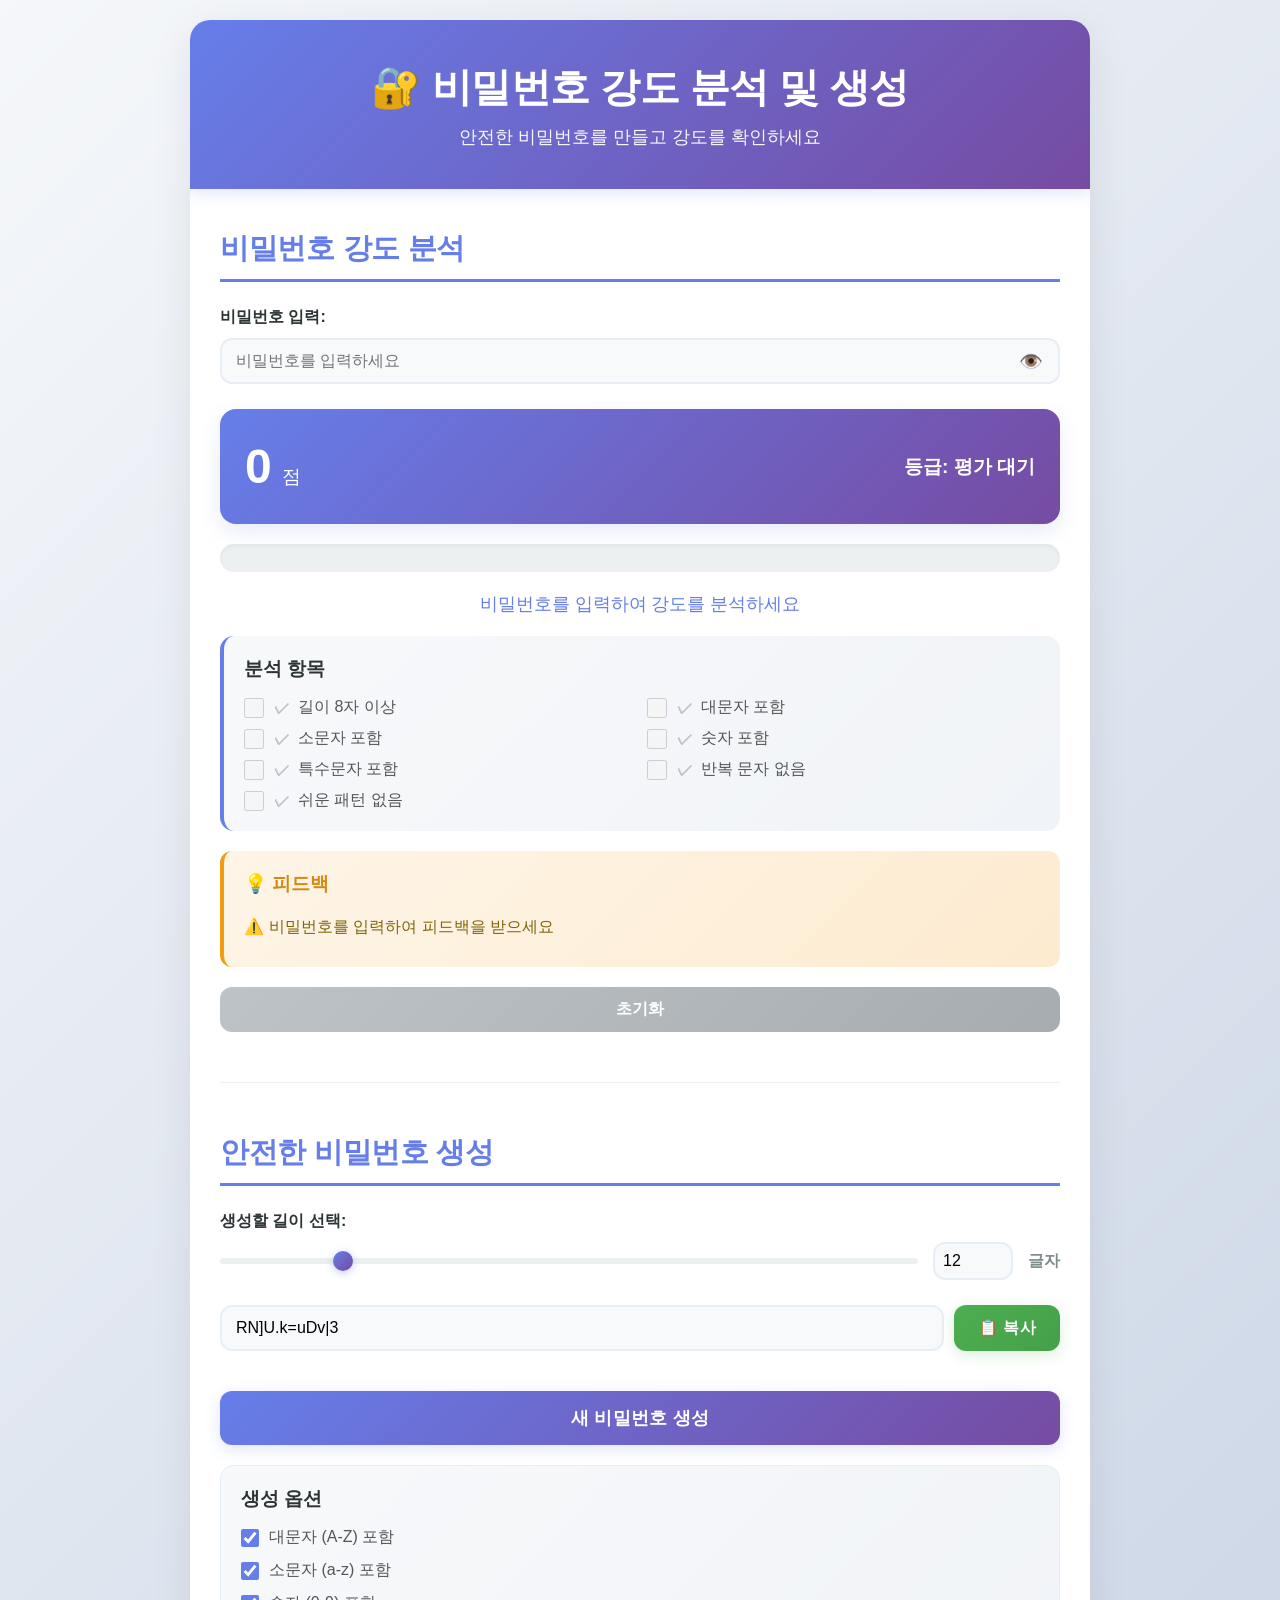
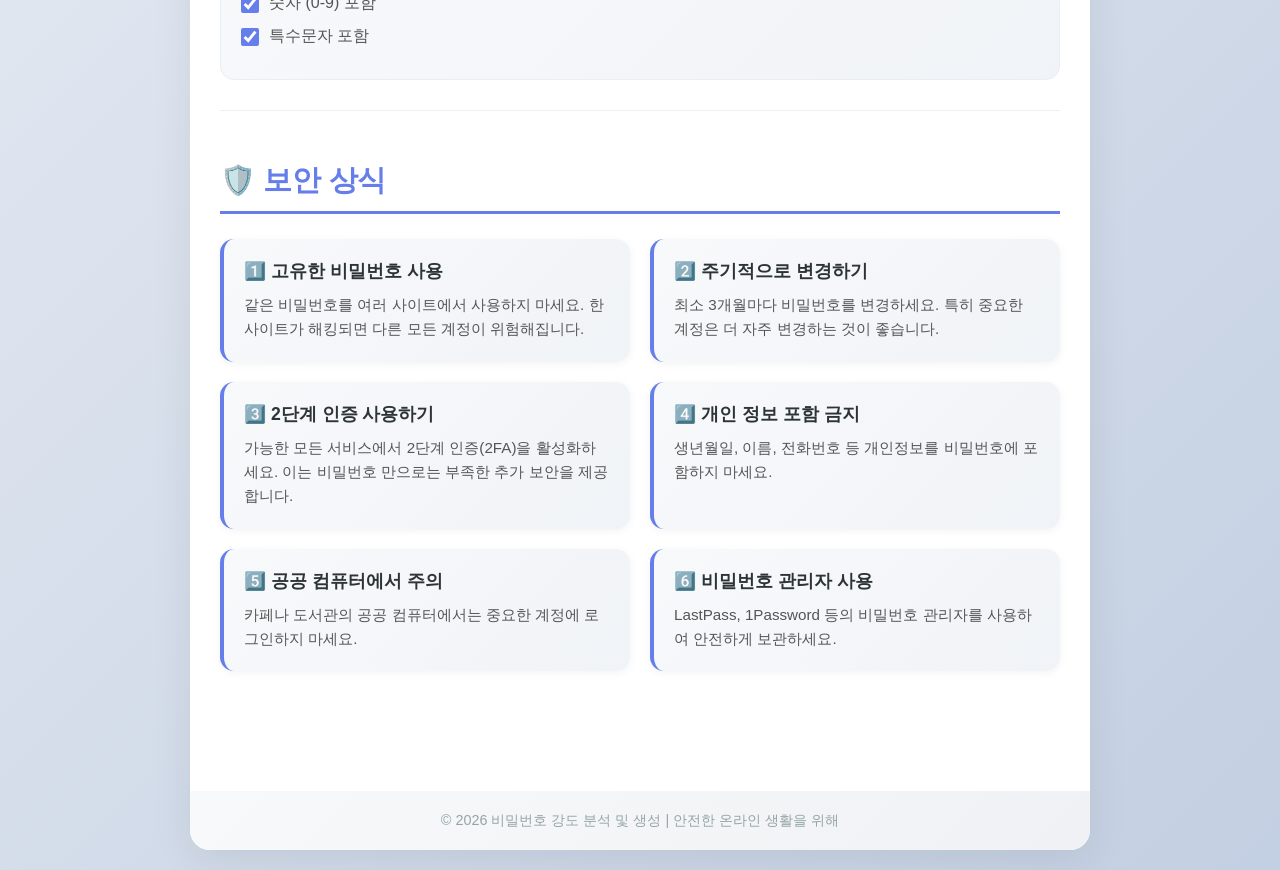
<file: index.html>
<!DOCTYPE html>
<html lang="ko">
<head>
    <meta charset="UTF-8">
    <meta name="viewport" content="width=device-width, initial-scale=1.0">
    <title>비밀번호 강도 분석 및 생성</title>
    <link rel="stylesheet" href="style.css">
</head>
<body>
    <div class="container">
        <header>
            <h1>🔐 비밀번호 강도 분석 및 생성</h1>
            <p>안전한 비밀번호를 만들고 강도를 확인하세요</p>
        </header>

        <main>
            <!-- 비밀번호 분석 섹션 -->
            <section class="analysis-section">
                <h2>비밀번호 강도 분석</h2>
                
                <div class="input-group">
                    <label for="passwordInput">비밀번호 입력:</label>
                    <div class="password-input-wrapper">
                        <input 
                            type="password" 
                            id="passwordInput" 
                            placeholder="비밀번호를 입력하세요"
                            maxlength="50"
                        >
                        <button id="togglePassword" class="toggle-btn" title="비밀번호 표시/숨김">
                            👁️
                        </button>
                    </div>
                </div>

                <!-- 보안 점수 표시 -->
                <div class="score-display">
                    <div class="score-info">
                        <span id="scoreValue" class="score-number">0</span>
                        <span class="score-label">점</span>
                    </div>
                    <div id="scoreGrade" class="score-grade">등급: 평가 대기</div>
                </div>

                <!-- 강도 게이지 -->
                <div class="strength-gauge">
                    <div id="strengthBar" class="strength-bar"></div>
                </div>

                <!-- 강도 설명 -->
                <div class="strength-description">
                    <p id="strengthText" class="strength-text">비밀번호를 입력하여 강도를 분석하세요</p>
                </div>

                <!-- 분석 항목 체크리스트 -->
                <div class="analysis-checklist">
                    <h3>분석 항목</h3>
                    <div class="checklist-items">
                        <div class="checklist-item">
                            <input type="checkbox" id="lengthCheck" disabled>
                            <label for="lengthCheck">
                                <span class="icon">✓</span> 길이 8자 이상
                            </label>
                        </div>
                        <div class="checklist-item">
                            <input type="checkbox" id="uppercaseCheck" disabled>
                            <label for="uppercaseCheck">
                                <span class="icon">✓</span> 대문자 포함
                            </label>
                        </div>
                        <div class="checklist-item">
                            <input type="checkbox" id="lowercaseCheck" disabled>
                            <label for="lowercaseCheck">
                                <span class="icon">✓</span> 소문자 포함
                            </label>
                        </div>
                        <div class="checklist-item">
                            <input type="checkbox" id="numberCheck" disabled>
                            <label for="numberCheck">
                                <span class="icon">✓</span> 숫자 포함
                            </label>
                        </div>
                        <div class="checklist-item">
                            <input type="checkbox" id="specialCheck" disabled>
                            <label for="specialCheck">
                                <span class="icon">✓</span> 특수문자 포함
                            </label>
                        </div>
                        <div class="checklist-item">
                            <input type="checkbox" id="repeatCheck" disabled>
                            <label for="repeatCheck">
                                <span class="icon">✓</span> 반복 문자 없음
                            </label>
                        </div>
                        <div class="checklist-item">
                            <input type="checkbox" id="patternCheck" disabled>
                            <label for="patternCheck">
                                <span class="icon">✓</span> 쉬운 패턴 없음
                            </label>
                        </div>
                    </div>
                </div>

                <!-- 취약점 및 개선 방법 -->
                <div class="feedback-box">
                    <h3>💡 피드백</h3>
                    <ul id="feedbackList" class="feedback-list">
                        <li>비밀번호를 입력하여 피드백을 받으세요</li>
                    </ul>
                </div>

                <!-- 초기화 버튼 -->
                <button id="resetBtn" class="btn btn-reset">초기화</button>
            </section>

            <!-- 비밀번호 생성 섹션 -->
            <section class="generator-section">
                <h2>안전한 비밀번호 생성</h2>
                
                <div class="input-group">
                    <label for="lengthInput">생성할 길이 선택:</label>
                    <div class="length-selector">
                        <input 
                            type="range" 
                            id="lengthSlider" 
                            min="8" 
                            max="32" 
                            value="12"
                        >
                        <input 
                            type="number" 
                            id="lengthInput" 
                            min="8" 
                            max="32" 
                            value="12"
                        >
                        <span class="length-label">글자</span>
                    </div>
                </div>

                <!-- 생성된 비밀번호 표시 -->
                <div class="generated-password">
                    <input 
                        type="text" 
                        id="generatedPassword" 
                        readonly 
                        placeholder="생성된 비밀번호가 여기에 표시됩니다"
                    >
                    <button id="copyBtn" class="btn btn-copy" title="클립보드에 복사">
                        📋 복사
                    </button>
                </div>

                <!-- 생성 버튼 -->
                <button id="generateBtn" class="btn btn-generate">새 비밀번호 생성</button>

                <!-- 생성 옵션 -->
                <div class="generation-options">
                    <h3>생성 옵션</h3>
                    <label class="checkbox-label">
                        <input type="checkbox" id="includeUppercase" checked>
                        대문자 (A-Z) 포함
                    </label>
                    <label class="checkbox-label">
                        <input type="checkbox" id="includeLowercase" checked>
                        소문자 (a-z) 포함
                    </label>
                    <label class="checkbox-label">
                        <input type="checkbox" id="includeNumbers" checked>
                        숫자 (0-9) 포함
                    </label>
                    <label class="checkbox-label">
                        <input type="checkbox" id="includeSpecial" checked>
                        특수문자 포함
                    </label>
                </div>
            </section>

            <!-- 보안 상식 섹션 -->
            <section class="security-tips-section">
                <h2>🛡️ 보안 상식</h2>
                <div class="tips-grid">
                    <div class="tip-card">
                        <h3>1️⃣ 고유한 비밀번호 사용</h3>
                        <p>같은 비밀번호를 여러 사이트에서 사용하지 마세요. 한 사이트가 해킹되면 다른 모든 계정이 위험해집니다.</p>
                    </div>
                    <div class="tip-card">
                        <h3>2️⃣ 주기적으로 변경하기</h3>
                        <p>최소 3개월마다 비밀번호를 변경하세요. 특히 중요한 계정은 더 자주 변경하는 것이 좋습니다.</p>
                    </div>
                    <div class="tip-card">
                        <h3>3️⃣ 2단계 인증 사용하기</h3>
                        <p>가능한 모든 서비스에서 2단계 인증(2FA)을 활성화하세요. 이는 비밀번호 만으로는 부족한 추가 보안을 제공합니다.</p>
                    </div>
                    <div class="tip-card">
                        <h3>4️⃣ 개인 정보 포함 금지</h3>
                        <p>생년월일, 이름, 전화번호 등 개인정보를 비밀번호에 포함하지 마세요.</p>
                    </div>
                    <div class="tip-card">
                        <h3>5️⃣ 공공 컴퓨터에서 주의</h3>
                        <p>카페나 도서관의 공공 컴퓨터에서는 중요한 계정에 로그인하지 마세요.</p>
                    </div>
                    <div class="tip-card">
                        <h3>6️⃣ 비밀번호 관리자 사용</h3>
                        <p>LastPass, 1Password 등의 비밀번호 관리자를 사용하여 안전하게 보관하세요.</p>
                    </div>
                </div>
            </section>
        </main>

        <footer>
            <p>&copy; 2026 비밀번호 강도 분석 및 생성 | 안전한 온라인 생활을 위해</p>
        </footer>
    </div>

    <script src="script.js"></script>
</body>
</html>
</file>
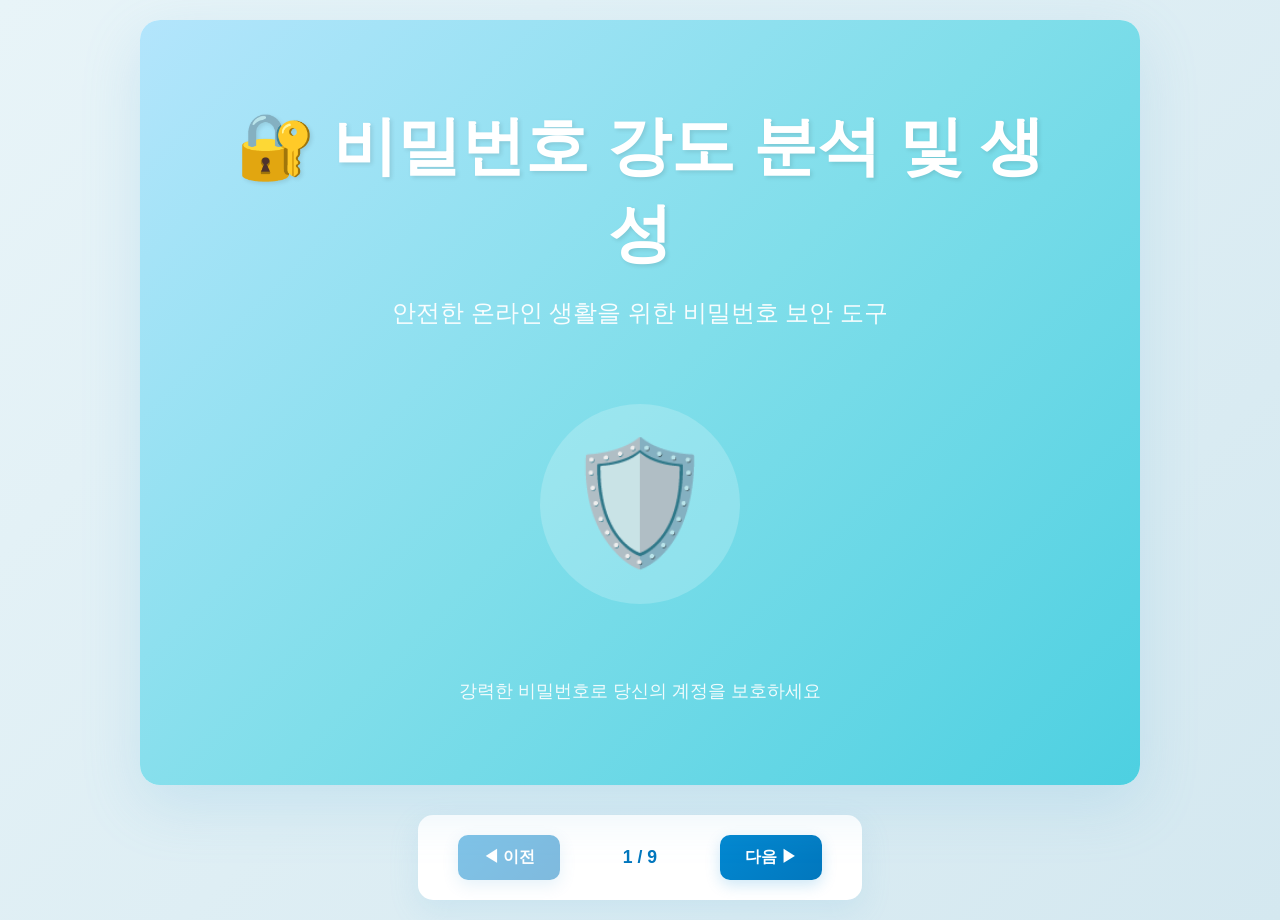
<file: presentation.html>
<!DOCTYPE html>
<html lang="ko">
<head>
    <meta charset="UTF-8">
    <meta name="viewport" content="width=device-width, initial-scale=1.0">
    <title>비밀번호 강도 분석 및 생성 - 프레젠테이션</title>
    <link rel="stylesheet" href="presentation.css">
</head>
<body>
    <div class="presentation">
        <!-- 슬라이드 1: 타이틀 슬라이드 -->
        <section class="slide slide-1">
            <div class="slide-content">
                <div class="title-box">
                    <h1>🔐 비밀번호 강도 분석 및 생성</h1>
                    <p class="subtitle">안전한 온라인 생활을 위한 비밀번호 보안 도구</p>
                </div>
                <div class="main-visual">
                    <div class="demo-box">
                        <div class="shield-icon">🛡️</div>
                    </div>
                </div>
                <p class="slide-footer">강력한 비밀번호로 당신의 계정을 보호하세요</p>
            </div>
        </section>

        <!-- 슬라이드 2: 프로젝트 개요 -->
        <section class="slide slide-2">
            <div class="slide-content">
                <h2>프로젝트 개요</h2>
                <div class="overview-grid">
                    <div class="overview-card">
                        <div class="icon">✅</div>
                        <p>실시간 강도 분석</p>
                    </div>
                    <div class="overview-card">
                        <div class="icon">📊</div>
                        <p>점수 및 등급 표시</p>
                    </div>
                    <div class="overview-card">
                        <div class="icon">💡</div>
                        <p>맞춤형 피드백</p>
                    </div>
                    <div class="overview-card">
                        <div class="icon">🎲</div>
                        <p>안전한 비밀번호 생성</p>
                    </div>
                </div>
            </div>
        </section>

        <!-- 슬라이드 3: 분석 항목 시연 -->
        <section class="slide slide-3">
            <div class="slide-content">
                <h2>7가지 실시간 분석 항목</h2>
                <div class="analysis-demo">
                    <div class="demo-input-section">
                        <input type="text" placeholder="비밀번호 입력해보세요" class="demo-input" value="Password123!">
                    </div>
                    <div class="analysis-items-grid">
                        <div class="analysis-item checked">
                            <span class="check-mark">✓</span>
                            <span class="item-name">길이 8자 이상</span>
                        </div>
                        <div class="analysis-item checked">
                            <span class="check-mark">✓</span>
                            <span class="item-name">대문자 포함</span>
                        </div>
                        <div class="analysis-item checked">
                            <span class="check-mark">✓</span>
                            <span class="item-name">소문자 포함</span>
                        </div>
                        <div class="analysis-item checked">
                            <span class="check-mark">✓</span>
                            <span class="item-name">숫자 포함</span>
                        </div>
                        <div class="analysis-item checked">
                            <span class="check-mark">✓</span>
                            <span class="item-name">특수문자 포함</span>
                        </div>
                        <div class="analysis-item checked">
                            <span class="check-mark">✓</span>
                            <span class="item-name">반복 문자 없음</span>
                        </div>
                        <div class="analysis-item checked">
                            <span class="check-mark">✓</span>
                            <span class="item-name">쉬운 패턴 없음</span>
                        </div>
                    </div>
                </div>
            </div>
        </section>

        <!-- 슬라이드 4: 점수 및 등급 시스템 -->
        <section class="slide slide-4">
            <div class="slide-content">
                <h2>보안 점수 및 등급 시스템</h2>
                <div class="score-system">
                    <div class="score-display-demo">
                        <div class="score-value">85</div>
                        <div class="score-label">점</div>
                    </div>
                    <div class="score-gauge-demo strong"></div>
                    <div class="score-grade-demo">강함 ✓</div>
                </div>
                <div class="grade-legend">
                    <div class="grade-item very-weak-grade">
                        <span class="bar"></span>
                        <span class="text">0~39점: 매우 약함</span>
                    </div>
                    <div class="grade-item weak-grade">
                        <span class="bar"></span>
                        <span class="text">40~59점: 약함</span>
                    </div>
                    <div class="grade-item medium-grade">
                        <span class="bar"></span>
                        <span class="text">60~79점: 보통</span>
                    </div>
                    <div class="grade-item strong-grade">
                        <span class="bar"></span>
                        <span class="text">80~100점: 강함</span>
                    </div>
                </div>
            </div>
        </section>

        <!-- 슬라이드 5: 강도 게이지 시연 -->
        <section class="slide slide-5">
            <div class="slide-content">
                <h2>실시간 강도 게이지</h2>
                <div class="gauges-demo">
                    <div class="gauge-example">
                        <p class="example-label">약한 비밀번호: "123456"</p>
                        <div class="gauge-bar very-weak-demo"></div>
                        <p class="score-text">15점 - 매우 약함</p>
                    </div>
                    <div class="gauge-example">
                        <p class="example-label">보통 비밀번호: "Welcome2024"</p>
                        <div class="gauge-bar medium-demo"></div>
                        <p class="score-text">70점 - 보통</p>
                    </div>
                    <div class="gauge-example">
                        <p class="example-label">강한 비밀번호: "Tr0p1cal!@#$"</p>
                        <div class="gauge-bar strong-demo"></div>
                        <p class="score-text">95점 - 강함</p>
                    </div>
                </div>
            </div>
        </section>

        <!-- 슬라이드 6: 맞춤형 피드백 -->
        <section class="slide slide-6">
            <div class="slide-content">
                <h2>지능형 피드백 시스템</h2>
                <div class="feedback-demo">
                    <div class="feedback-scenario">
                        <div class="scenario-title">입력: "test123"</div>
                        <div class="feedback-items">
                            <div class="feedback-item">
                                <span class="warning-icon">⚠️</span>
                                <span>비밀번호 길이: 현재 8자 (더 길게 하면 좋습니다)</span>
                            </div>
                            <div class="feedback-item">
                                <span class="warning-icon">⚠️</span>
                                <span>대문자(A-Z)를 추가하면 더 강합니다</span>
                            </div>
                            <div class="feedback-item">
                                <span class="warning-icon">⚠️</span>
                                <span>특수문자를 포함하면 훨씬 더 안전합니다</span>
                            </div>
                        </div>
                    </div>
                </div>
            </div>
        </section>

        <!-- 슬라이드 7: 비밀번호 생성 기능 -->
        <section class="slide slide-7">
            <div class="slide-content">
                <h2>안전한 비밀번호 자동 생성</h2>
                <div class="generator-demo">
                    <div class="generator-controls">
                        <div class="length-control">
                            <label>길이 선택: 12자</label>
                            <input type="range" min="8" max="32" value="12" class="slider">
                        </div>
                        <div class="options-control">
                            <label>
                                <input type="checkbox" checked>
                                대문자 (A-Z)
                            </label>
                            <label>
                                <input type="checkbox" checked>
                                소문자 (a-z)
                            </label>
                            <label>
                                <input type="checkbox" checked>
                                숫자 (0-9)
                            </label>
                            <label>
                                <input type="checkbox" checked>
                                특수문자 (!@#$)
                            </label>
                        </div>
                    </div>
                    <div class="generated-result">
                        <div class="generated-password">Q7#mLp2!Az9&Bx</div>
                        <button class="copy-button">📋 복사</button>
                    </div>
                </div>
            </div>
        </section>

        <!-- 슬라이드 8: 기술 스택 -->
        <section class="slide slide-8">
            <div class="slide-content">
                <h2>사용된 기술</h2>
                <div class="tech-stack">
                    <div class="tech-card">
                        <div class="tech-icon">📄</div>
                        <div class="tech-name">HTML5</div>
                        <p>웹페이지 구조화</p>
                    </div>
                    <div class="tech-card">
                        <div class="tech-icon">🎨</div>
                        <div class="tech-name">CSS3</div>
                        <p>반응형 디자인</p>
                    </div>
                    <div class="tech-card">
                        <div class="tech-icon">⚙️</div>
                        <div class="tech-name">JavaScript</div>
                        <p>알고리즘 구현</p>
                    </div>
                </div>
                <div class="features-highlight">
                    <div class="highlight-item">✓ 정규식 패턴 분석</div>
                    <div class="highlight-item">✓ 실시간 이벤트 처리</div>
                    <div class="highlight-item">✓ 동적 UI 업데이트</div>
                    <div class="highlight-item">✓ 클립보드 API 활용</div>
                </div>
            </div>
        </section>

        <!-- 슬라이드 9: 보안 상식 및 마무리 -->
        <section class="slide slide-9">
            <div class="slide-content">
                <h2>비밀번호 보안 상식</h2>
                <div class="security-tips">
                    <div class="tip">
                        <span class="tip-number">1</span>
                        <p><strong>고유한 비밀번호</strong><br>각 사이트마다 다른 비밀번호 사용</p>
                    </div>
                    <div class="tip">
                        <span class="tip-number">2</span>
                        <p><strong>정기적 변경</strong><br>최소 3개월마다 변경하기</p>
                    </div>
                    <div class="tip">
                        <span class="tip-number">3</span>
                        <p><strong>2단계 인증</strong><br>2FA 활성화하기</p>
                    </div>
                    <div class="tip">
                        <span class="tip-number">4</span>
                        <p><strong>개인정보 제외</strong><br>생년월일, 이름 제외하기</p>
                    </div>
                    <div class="tip">
                        <span class="tip-number">5</span>
                        <p><strong>공공 PC 주의</strong><br>카페/도서관 이용 시 주의</p>
                    </div>
                    <div class="tip">
                        <span class="tip-number">6</span>
                        <p><strong>비밀번호 관리자</strong><br>LastPass, 1Password 사용</p>
                    </div>
                </div>
                <div class="closing-message">
                    <p>🔐 안전한 온라인 생활을 위해 강한 비밀번호를 사용하세요!</p>
                </div>
            </div>
        </section>
    </div>

    <!-- 네비게이션 -->
    <div class="navigation">
        <button id="prevBtn" class="nav-btn prev-btn">◀ 이전</button>
        <div class="slide-indicator">
            <span id="currentSlide">1</span> / <span id="totalSlides">9</span>
        </div>
        <button id="nextBtn" class="nav-btn next-btn">다음 ▶</button>
    </div>

    <script src="presentation.js"></script>
</body>
</html>
</file>
<file: style.css>
/* ========================================
   전역 스타일
   ======================================== */
* {
    margin: 0;
    padding: 0;
    box-sizing: border-box;
}

body {
    font-family: 'Segoe UI', Tahoma, Geneva, Verdana, sans-serif;
    background: linear-gradient(135deg, #f5f7fa 0%, #c3cfe2 100%);
    min-height: 100vh;
    padding: 20px;
    color: #2d3436;
}

/* ========================================
   컨테이너 및 레이아웃
   ======================================== */
.container {
    max-width: 900px;
    margin: 0 auto;
    background: white;
    border-radius: 20px;
    box-shadow: 0 10px 40px rgba(0, 0, 0, 0.08);
    overflow: hidden;
    backdrop-filter: blur(10px);
}

header {
    background: linear-gradient(135deg, #667eea 0%, #764ba2 100%);
    color: white;
    padding: 40px 20px;
    text-align: center;
    box-shadow: 0 4px 15px rgba(102, 126, 234, 0.2);
}

header h1 {
    font-size: 2.5em;
    margin-bottom: 10px;
    font-weight: 700;
    letter-spacing: -0.5px;
}

header p {
    font-size: 1.1em;
    opacity: 0.95;
    font-weight: 300;
}

main {
    padding: 40px 30px;
}

footer {
    background: linear-gradient(135deg, #f8f9fa 0%, #f0f1f4 100%);
    padding: 20px;
    text-align: center;
    color: #95a5a6;
    font-size: 0.9em;
}

/* ========================================
   섹션 스타일
   ======================================== */
section {
    margin-bottom: 50px;
    padding-bottom: 30px;
    border-bottom: 1px solid #ecf0f1;
}

section:last-of-type {
    border-bottom: none;
}

section h2 {
    font-size: 1.8em;
    color: #667eea;
    margin-bottom: 25px;
    padding-bottom: 10px;
    border-bottom: 3px solid #667eea;
    font-weight: 600;
    letter-spacing: -0.3px;
}

/* ========================================
   입력 그룹
   ======================================== */
.input-group {
    margin-bottom: 25px;
}

.input-group label {
    display: block;
    font-weight: 600;
    margin-bottom: 10px;
    color: #2d3436;
    font-size: 1em;
}

input[type="text"],
input[type="password"],
input[type="number"] {
    width: 100%;
    padding: 12px 14px;
    border: 2px solid #e8eef5;
    border-radius: 12px;
    font-size: 1em;
    transition: all 0.3s ease;
    background: #f8f9fb;
}

input[type="text"]:focus,
input[type="password"]:focus,
input[type="number"]:focus {
    outline: none;
    border-color: #667eea;
    box-shadow: 0 0 0 3px rgba(102, 126, 234, 0.1);
    background: white;
}

/* ========================================
   비밀번호 입력 래퍼
   ======================================== */
.password-input-wrapper {
    position: relative;
    display: flex;
}

.password-input-wrapper input {
    flex: 1;
    margin: 0;
}

.toggle-btn {
    position: absolute;
    right: 12px;
    top: 50%;
    transform: translateY(-50%);
    background: none;
    border: none;
    font-size: 1.2em;
    cursor: pointer;
    padding: 5px;
    border-radius: 5px;
    transition: all 0.2s ease;
    color: #95a5a6;
}

.toggle-btn:hover {
    background: rgba(102, 126, 234, 0.08);
    color: #667eea;
}

/* ========================================
   점수 표시
   ======================================== */
.score-display {
    background: linear-gradient(135deg, #667eea 0%, #764ba2 100%);
    color: white;
    padding: 30px 25px;
    border-radius: 16px;
    margin-bottom: 20px;
    display: flex;
    justify-content: space-between;
    align-items: center;
    box-shadow: 0 8px 20px rgba(102, 126, 234, 0.15);
}

.score-info {
    display: flex;
    align-items: baseline;
    gap: 10px;
}

.score-number {
    font-size: 3em;
    font-weight: 700;
}

.score-label {
    font-size: 1.2em;
    font-weight: 300;
}

.score-grade {
    font-size: 1.2em;
    font-weight: 600;
}

/* ========================================
   강도 게이지
   ======================================== */
.strength-gauge {
    width: 100%;
    height: 28px;
    background: #ecf0f1;
    border-radius: 14px;
    overflow: hidden;
    margin-bottom: 20px;
    border: none;
    box-shadow: inset 0 2px 4px rgba(0, 0, 0, 0.05);
}

.strength-bar {
    height: 100%;
    width: 0%;
    background: #bdc3c7;
    transition: all 0.3s ease;
    display: flex;
    align-items: center;
    justify-content: center;
    font-size: 0.8em;
    font-weight: bold;
    color: white;
    border-radius: 14px;
}

/* 강도별 색상 */
.strength-bar.very-weak {
    background: linear-gradient(90deg, #ef5350, #e53935);
    width: 20%;
}

.strength-bar.weak {
    background: linear-gradient(90deg, #ffa726, #ff9800);
    width: 40%;
}

.strength-bar.medium {
    background: linear-gradient(90deg, #fdd835, #fbbc04);
    width: 60%;
    color: #2d3436;
}

.strength-bar.strong {
    background: linear-gradient(90deg, #66bb6a, #4caf50);
    width: 80%;
    color: white;
}

.strength-bar.very-strong {
    background: linear-gradient(90deg, #29b6f6, #1976d2);
    width: 100%;
}

/* ========================================
   강도 설명
   ======================================== */
.strength-description {
    text-align: center;
    margin-bottom: 20px;
}

.strength-text {
    font-size: 1.1em;
    font-weight: 500;
    color: #667eea;
}

/* ========================================
   분석 체크리스트
   ======================================== */
.analysis-checklist {
    background: linear-gradient(135deg, #f8f9fb 0%, #f0f3f7 100%);
    padding: 20px;
    border-radius: 14px;
    margin-bottom: 20px;
    border-left: 4px solid #667eea;
}

.analysis-checklist h3 {
    margin-bottom: 15px;
    color: #2d3436;
    font-weight: 600;
}

.checklist-items {
    display: grid;
    grid-template-columns: 1fr 1fr;
    gap: 10px;
}

@media (max-width: 600px) {
    .checklist-items {
        grid-template-columns: 1fr;
    }
}

.checklist-item {
    display: flex;
    align-items: center;
    gap: 10px;
}

.checklist-item input[type="checkbox"] {
    width: 20px;
    height: 20px;
    cursor: pointer;
    accent-color: #667eea;
}

.checklist-item label {
    display: flex;
    align-items: center;
    gap: 8px;
    cursor: pointer;
    user-select: none;
    margin: 0;
    color: #555;
}

.checklist-item .icon {
    color: #bdc3c7;
    font-weight: bold;
}

.checklist-item input[type="checkbox"]:checked + label {
    color: #4caf50;
}

.checklist-item input[type="checkbox"]:checked + label .icon {
    color: #4caf50;
}

/* ========================================
   피드백 박스
   ======================================== */
.feedback-box {
    background: linear-gradient(135deg, #fef5e7 0%, #fdebd0 100%);
    border-left: 4px solid #f39c12;
    padding: 20px;
    border-radius: 12px;
    margin-bottom: 20px;
}

.feedback-box h3 {
    color: #d68910;
    margin-bottom: 10px;
    font-weight: 600;
}

.feedback-list {
    list-style: none;
    padding: 0;
}

.feedback-list li {
    padding: 8px 0;
    padding-left: 25px;
    position: relative;
    color: #7d6608;
    line-height: 1.5;
}

.feedback-list li:before {
    content: "⚠️ ";
    position: absolute;
    left: 0;
}

/* ========================================
   버튼 스타일
   ======================================== */
.btn {
    padding: 12px 24px;
    font-size: 1em;
    font-weight: 600;
    border: none;
    border-radius: 12px;
    cursor: pointer;
    transition: all 0.3s ease;
    display: inline-block;
    letter-spacing: 0.3px;
}

.btn:hover {
    transform: translateY(-2px);
    box-shadow: 0 6px 20px rgba(0, 0, 0, 0.12);
}

.btn:active {
    transform: translateY(0);
}

.btn-reset {
    background: linear-gradient(135deg, #bdc3c7 0%, #a6acaf 100%);
    color: white;
    width: 100%;
    margin-bottom: 20px;
}

.btn-reset:hover {
    background: linear-gradient(135deg, #a6acaf 0%, #95a5a6 100%);
}

.btn-generate {
    background: linear-gradient(135deg, #667eea 0%, #764ba2 100%);
    color: white;
    width: 100%;
    padding: 15px;
    font-size: 1.1em;
    margin-top: 20px;
    box-shadow: 0 4px 15px rgba(102, 126, 234, 0.2);
}

.btn-generate:hover {
    opacity: 0.95;
    box-shadow: 0 6px 20px rgba(102, 126, 234, 0.3);
}

.btn-copy {
    background: linear-gradient(135deg, #4caf50 0%, #45a049 100%);
    color: white;
    margin-left: 10px;
    box-shadow: 0 4px 15px rgba(76, 175, 80, 0.2);
}

.btn-copy:hover {
    box-shadow: 0 6px 20px rgba(76, 175, 80, 0.3);
}

.btn-copy.copied {
    background: linear-gradient(135deg, #667eea 0%, #764ba2 100%);
}

/* ========================================
   생성된 비밀번호
   ======================================== */
.generated-password {
    display: flex;
    gap: 10px;
    margin-bottom: 20px;
}

.generated-password input {
    flex: 1;
}

.generated-password .btn {
    margin: 0;
}

/* ========================================
   길이 선택기
   ======================================== */
.length-selector {
    display: flex;
    gap: 15px;
    align-items: center;
}

.length-selector input[type="range"] {
    flex: 1;
    height: 6px;
    border-radius: 3px;
    background: #ecf0f1;
    outline: none;
    -webkit-appearance: none;
}

.length-selector input[type="range"]::-webkit-slider-thumb {
    -webkit-appearance: none;
    appearance: none;
    width: 20px;
    height: 20px;
    border-radius: 50%;
    background: linear-gradient(135deg, #667eea 0%, #764ba2 100%);
    cursor: pointer;
    box-shadow: 0 2px 8px rgba(102, 126, 234, 0.4);
}

.length-selector input[type="range"]::-moz-range-thumb {
    width: 20px;
    height: 20px;
    border-radius: 50%;
    background: linear-gradient(135deg, #667eea 0%, #764ba2 100%);
    cursor: pointer;
    border: none;
    box-shadow: 0 2px 8px rgba(102, 126, 234, 0.4);
}

.length-selector input[type="number"] {
    width: 80px;
    padding: 8px;
}

.length-label {
    color: #7f8c8d;
    font-weight: 600;
    min-width: 30px;
}

/* ========================================
   생성 옵션
   ======================================== */
.generation-options {
    background: linear-gradient(135deg, #f8f9fb 0%, #f0f3f7 100%);
    padding: 20px;
    border-radius: 14px;
    margin-top: 20px;
    border: 1px solid #e8eef5;
}

.generation-options h3 {
    margin-bottom: 15px;
    color: #2d3436;
    font-weight: 600;
}

.checkbox-label {
    display: flex;
    align-items: center;
    gap: 10px;
    margin-bottom: 12px;
    cursor: pointer;
    user-select: none;
    color: #555;
}

.checkbox-label input[type="checkbox"] {
    width: 18px;
    height: 18px;
    cursor: pointer;
    accent-color: #667eea;
}

/* ========================================
   보안 팁
   ======================================== */
.security-tips-section {
    border-bottom: none;
}

.tips-grid {
    display: grid;
    grid-template-columns: 1fr 1fr;
    gap: 20px;
}

@media (max-width: 768px) {
    .tips-grid {
        grid-template-columns: 1fr;
    }
}

.tip-card {
    background: linear-gradient(135deg, #f8f9fb 0%, #f0f3f7 100%);
    padding: 20px;
    border-radius: 14px;
    border-left: 4px solid #667eea;
    transition: all 0.3s ease;
    box-shadow: 0 2px 8px rgba(0, 0, 0, 0.05);
}

.tip-card:hover {
    transform: translateY(-5px);
    box-shadow: 0 8px 20px rgba(102, 126, 234, 0.12);
}

.tip-card h3 {
    color: #2d3436;
    margin-bottom: 10px;
    font-size: 1.1em;
    font-weight: 600;
}

.tip-card p {
    color: #555;
    line-height: 1.6;
    font-size: 0.95em;
}

/* ========================================
   반응형 디자인
   ======================================== */
@media (max-width: 768px) {
    header h1 {
        font-size: 1.8em;
    }

    header p {
        font-size: 1em;
    }

    main {
        padding: 20px 15px;
    }

    section h2 {
        font-size: 1.5em;
    }

    .score-display {
        flex-direction: column;
        text-align: center;
        gap: 15px;
    }

    .generated-password {
        flex-direction: column;
    }

    .generated-password .btn {
        width: 100%;
    }

    .length-selector {
        flex-direction: column;
        align-items: stretch;
    }

    .length-selector input[type="number"] {
        width: 100%;
    }
}

/* ========================================
   유틸리티 클래스
   ======================================== */
.hidden {
    display: none;
}

.success {
    animation: successFlash 0.5s ease;
}

@keyframes successFlash {
    0% {
        background: #4caf50;
    }
    100% {
        background: white;
    }
}
</file>
<file: presentation.css>
/* ========================================
   프레젠테이션 전역 스타일
   ======================================== */
* {
    margin: 0;
    padding: 0;
    box-sizing: border-box;
}

body {
    font-family: 'Segoe UI', Tahoma, Geneva, Verdana, sans-serif;
    background: linear-gradient(135deg, #e8f4f8 0%, #d4e8f0 100%);
    min-height: 100vh;
    display: flex;
    flex-direction: column;
    justify-content: center;
    align-items: center;
    padding: 20px;
    overflow: hidden;
}

/* ========================================
   프레젠테이션 컨테이너
   ======================================== */
.presentation {
    width: 100%;
    max-width: 1000px;
    height: 85vh;
    background: white;
    border-radius: 20px;
    box-shadow: 0 20px 60px rgba(100, 180, 220, 0.2);
    display: flex;
    position: relative;
    overflow: hidden;
}

/* ========================================
   슬라이드 기본 스타일
   ======================================== */
.slide {
    width: 100%;
    height: 100%;
    display: none;
    opacity: 0;
    transition: opacity 0.5s ease;
    position: absolute;
    top: 0;
    left: 0;
    background: linear-gradient(135deg, #f0f8fc 0%, #e0f2f9 100%);
    padding: 60px 80px;
}

.slide.active {
    display: flex;
    opacity: 1;
    z-index: 10;
}

.slide-content {
    width: 100%;
    height: 100%;
    display: flex;
    flex-direction: column;
    justify-content: center;
    align-items: center;
    gap: 30px;
}

/* ========================================
   슬라이드 1: 타이틀
   ======================================== */
.slide-1 {
    background: linear-gradient(135deg, #b3e5fc 0%, #80deea 50%, #4dd0e1 100%) !important;
}

.slide-1 .slide-content {
    justify-content: space-around;
}

.title-box {
    text-align: center;
    color: white;
}

.title-box h1 {
    font-size: 4em;
    margin-bottom: 20px;
    text-shadow: 2px 2px 4px rgba(0, 0, 0, 0.1);
    animation: slideInDown 0.8s ease;
}

.title-box .subtitle {
    font-size: 1.5em;
    opacity: 0.95;
    animation: slideInUp 0.8s ease;
}

.main-visual {
    display: flex;
    justify-content: center;
    align-items: center;
    height: 200px;
}

.demo-box {
    width: 200px;
    height: 200px;
    background: rgba(255, 255, 255, 0.2);
    border-radius: 50%;
    display: flex;
    justify-content: center;
    align-items: center;
    animation: pulse 2s infinite;
}

.shield-icon {
    font-size: 120px;
    animation: float 3s ease-in-out infinite;
}

.slide-footer {
    color: white;
    font-size: 1.1em;
    opacity: 0.9;
}

@keyframes slideInDown {
    from {
        opacity: 0;
        transform: translateY(-30px);
    }
    to {
        opacity: 1;
        transform: translateY(0);
    }
}

@keyframes slideInUp {
    from {
        opacity: 0;
        transform: translateY(30px);
    }
    to {
        opacity: 1;
        transform: translateY(0);
    }
}

@keyframes pulse {
    0%, 100% {
        transform: scale(1);
    }
    50% {
        transform: scale(1.1);
    }
}

@keyframes float {
    0%, 100% {
        transform: translateY(0px);
    }
    50% {
        transform: translateY(-20px);
    }
}

/* ========================================
   공통 제목 스타일
   ======================================== */
.slide h2 {
    font-size: 2.8em;
    color: #0288d1;
    text-align: center;
    margin-bottom: 20px;
    font-weight: 600;
}

/* ========================================
   슬라이드 2: 개요
   ======================================== */
.overview-grid {
    display: grid;
    grid-template-columns: 1fr 1fr;
    gap: 30px;
    width: 100%;
    margin-top: 40px;
}

.overview-card {
    background: linear-gradient(135deg, #b3e5fc 0%, #81d4fa 100%);
    padding: 40px;
    border-radius: 15px;
    text-align: center;
    box-shadow: 0 10px 30px rgba(100, 180, 220, 0.2);
    transition: transform 0.3s ease, box-shadow 0.3s ease;
}

.overview-card:hover {
    transform: translateY(-10px);
    box-shadow: 0 15px 40px rgba(100, 180, 220, 0.3);
}

.overview-card .icon {
    font-size: 3.5em;
    margin-bottom: 15px;
    display: block;
}

.overview-card p {
    font-size: 1.3em;
    color: white;
    font-weight: 600;
}

/* ========================================
   슬라이드 3: 분석 항목
   ======================================== */
.analysis-demo {
    width: 100%;
    display: flex;
    flex-direction: column;
    gap: 40px;
}

.demo-input-section {
    display: flex;
    justify-content: center;
}

.demo-input {
    width: 60%;
    padding: 18px 25px;
    font-size: 1.2em;
    border: 3px solid #4dd0e1;
    border-radius: 12px;
    background: white;
    color: #0277bd;
    font-weight: 500;
    box-shadow: 0 5px 20px rgba(100, 180, 220, 0.1);
}

.analysis-items-grid {
    display: grid;
    grid-template-columns: 1fr 1fr;
    gap: 20px;
    width: 100%;
}

.analysis-item {
    display: flex;
    align-items: center;
    gap: 15px;
    padding: 20px;
    background: #e1f5fe;
    border-left: 5px solid #b3e5fc;
    border-radius: 10px;
    transition: all 0.3s ease;
}

.analysis-item.checked {
    background: #c8e6c9;
    border-left-color: #66bb6a;
}

.analysis-item .check-mark {
    font-size: 1.8em;
    color: #66bb6a;
    font-weight: bold;
}

.analysis-item .item-name {
    font-size: 1.1em;
    color: #0277bd;
    font-weight: 500;
}

.analysis-item.checked .item-name {
    color: #2e7d32;
}

/* ========================================
   슬라이드 4: 점수 및 등급
   ======================================== */
.score-system {
    display: flex;
    justify-content: center;
    align-items: center;
    gap: 60px;
    width: 100%;
    margin: 30px 0;
}

.score-display-demo {
    background: linear-gradient(135deg, #4dd0e1 0%, #0288d1 100%);
    width: 180px;
    height: 180px;
    border-radius: 50%;
    display: flex;
    flex-direction: column;
    justify-content: center;
    align-items: center;
    box-shadow: 0 10px 40px rgba(2, 136, 209, 0.3);
    color: white;
}

.score-value {
    font-size: 3.5em;
    font-weight: bold;
}

.score-label {
    font-size: 1.2em;
    opacity: 0.9;
}

.score-gauge-demo {
    width: 200px;
    height: 30px;
    background: #e0f2f1;
    border-radius: 15px;
    overflow: hidden;
    box-shadow: inset 0 2px 5px rgba(0, 0, 0, 0.1);
}

.score-gauge-demo.strong {
    background: linear-gradient(90deg, #66bb6a 0%, #43a047 100%);
    box-shadow: 0 5px 20px rgba(102, 187, 106, 0.3);
}

.score-grade-demo {
    font-size: 1.8em;
    color: #43a047;
    font-weight: bold;
}

.grade-legend {
    display: grid;
    grid-template-columns: 1fr 1fr;
    gap: 20px;
    width: 100%;
    margin-top: 40px;
}

.grade-item {
    display: flex;
    align-items: center;
    gap: 15px;
    padding: 15px 20px;
    background: white;
    border-radius: 10px;
    box-shadow: 0 5px 15px rgba(0, 0, 0, 0.08);
}

.grade-item .bar {
    width: 50px;
    height: 8px;
    border-radius: 4px;
}

.grade-item .text {
    font-size: 1em;
    font-weight: 500;
}

.very-weak-grade .bar {
    background: #ff6b6b;
}

.weak-grade .bar {
    background: #ffa500;
}

.medium-grade .bar {
    background: #ffd93d;
}

.strong-grade .bar {
    background: #66bb6a;
}

/* ========================================
   슬라이드 5: 강도 게이지
   ======================================== */
.gauges-demo {
    display: grid;
    grid-template-columns: 1fr 1fr 1fr;
    gap: 30px;
    width: 100%;
    margin-top: 40px;
}

.gauge-example {
    background: white;
    padding: 30px;
    border-radius: 15px;
    box-shadow: 0 10px 30px rgba(0, 0, 0, 0.08);
}

.example-label {
    font-size: 1em;
    font-weight: 600;
    color: #0277bd;
    margin-bottom: 15px;
}

.gauge-bar {
    height: 20px;
    border-radius: 10px;
    margin-bottom: 15px;
    box-shadow: 0 3px 10px rgba(0, 0, 0, 0.1);
}

.gauge-bar.very-weak-demo {
    width: 20%;
    background: linear-gradient(90deg, #ff6b6b, #ff8787);
}

.gauge-bar.medium-demo {
    width: 60%;
    background: linear-gradient(90deg, #ffd93d, #ffed4e);
}

.gauge-bar.strong-demo {
    width: 95%;
    background: linear-gradient(90deg, #66bb6a, #81c784);
}

.score-text {
    font-size: 1em;
    color: #0277bd;
    font-weight: 600;
}

/* ========================================
   슬라이드 6: 피드백
   ======================================== */
.feedback-demo {
    width: 100%;
    max-width: 700px;
}

.feedback-scenario {
    background: white;
    padding: 40px;
    border-radius: 15px;
    box-shadow: 0 10px 30px rgba(0, 0, 0, 0.08);
}

.scenario-title {
    font-size: 1.3em;
    color: #0277bd;
    font-weight: 600;
    margin-bottom: 25px;
    padding-bottom: 15px;
    border-bottom: 3px solid #b3e5fc;
}

.feedback-items {
    display: flex;
    flex-direction: column;
    gap: 15px;
}

.feedback-item {
    display: flex;
    align-items: flex-start;
    gap: 15px;
    padding: 15px;
    background: #fff3e0;
    border-left: 4px solid #ffb74d;
    border-radius: 8px;
}

.warning-icon {
    font-size: 1.5em;
    flex-shrink: 0;
}

.feedback-item span:last-child {
    font-size: 0.95em;
    color: #e65100;
    line-height: 1.5;
}

/* ========================================
   슬라이드 7: 생성기
   ======================================== */
.generator-demo {
    background: white;
    padding: 40px;
    border-radius: 15px;
    box-shadow: 0 10px 30px rgba(0, 0, 0, 0.08);
    width: 100%;
    max-width: 700px;
}

.generator-controls {
    margin-bottom: 30px;
}

.length-control {
    margin-bottom: 25px;
}

.length-control label {
    display: block;
    font-size: 1em;
    color: #0277bd;
    font-weight: 600;
    margin-bottom: 12px;
}

.slider {
    width: 100%;
    height: 8px;
    border-radius: 5px;
    background: #b3e5fc;
    outline: none;
    -webkit-appearance: none;
    appearance: none;
}

.slider::-webkit-slider-thumb {
    -webkit-appearance: none;
    appearance: none;
    width: 25px;
    height: 25px;
    border-radius: 50%;
    background: linear-gradient(135deg, #0288d1, #0277bd);
    cursor: pointer;
    box-shadow: 0 3px 10px rgba(0, 0, 0, 0.2);
}

.slider::-moz-range-thumb {
    width: 25px;
    height: 25px;
    border-radius: 50%;
    background: linear-gradient(135deg, #0288d1, #0277bd);
    cursor: pointer;
    border: none;
    box-shadow: 0 3px 10px rgba(0, 0, 0, 0.2);
}

.options-control {
    display: grid;
    grid-template-columns: 1fr 1fr;
    gap: 15px;
}

.options-control label {
    display: flex;
    align-items: center;
    gap: 10px;
    font-size: 0.95em;
    color: #0277bd;
    cursor: pointer;
}

.options-control input[type="checkbox"] {
    width: 18px;
    height: 18px;
    cursor: pointer;
    accent-color: #0288d1;
}

.generated-result {
    display: flex;
    align-items: center;
    gap: 20px;
    padding-top: 30px;
    border-top: 2px solid #b3e5fc;
}

.generated-password {
    flex: 1;
    padding: 18px 25px;
    background: linear-gradient(135deg, #e1f5fe, #b3e5fc);
    border-radius: 10px;
    font-size: 1.3em;
    color: #0277bd;
    font-weight: bold;
    font-family: 'Courier New', monospace;
    letter-spacing: 2px;
    text-align: center;
}

.copy-button {
    padding: 15px 30px;
    background: linear-gradient(135deg, #0288d1, #0277bd);
    color: white;
    border: none;
    border-radius: 10px;
    font-size: 1em;
    font-weight: 600;
    cursor: pointer;
    box-shadow: 0 5px 15px rgba(2, 136, 209, 0.3);
    transition: all 0.3s ease;
    white-space: nowrap;
}

.copy-button:hover {
    transform: translateY(-3px);
    box-shadow: 0 8px 25px rgba(2, 136, 209, 0.4);
}

/* ========================================
   슬라이드 8: 기술 스택
   ======================================== */
.tech-stack {
    display: grid;
    grid-template-columns: 1fr 1fr 1fr;
    gap: 30px;
    width: 100%;
    margin-bottom: 40px;
}

.tech-card {
    background: linear-gradient(135deg, #b3e5fc 0%, #81d4fa 100%);
    padding: 40px 30px;
    border-radius: 15px;
    text-align: center;
    box-shadow: 0 10px 30px rgba(100, 180, 220, 0.2);
    transition: transform 0.3s ease;
}

.tech-card:hover {
    transform: translateY(-10px);
}

.tech-icon {
    font-size: 3.5em;
    margin-bottom: 15px;
}

.tech-name {
    font-size: 1.3em;
    color: white;
    font-weight: 600;
    margin-bottom: 10px;
}

.tech-card p {
    color: rgba(255, 255, 255, 0.9);
    font-size: 0.95em;
}

.features-highlight {
    display: grid;
    grid-template-columns: 1fr 1fr;
    gap: 20px;
    width: 100%;
    background: white;
    padding: 30px;
    border-radius: 15px;
    box-shadow: 0 10px 30px rgba(0, 0, 0, 0.08);
}

.highlight-item {
    padding: 15px 20px;
    background: #e1f5fe;
    border-left: 4px solid #0288d1;
    border-radius: 8px;
    color: #0277bd;
    font-weight: 500;
}

/* ========================================
   슬라이드 9: 보안 상식
   ======================================== */
.security-tips {
    display: grid;
    grid-template-columns: 1fr 1fr 1fr;
    gap: 25px;
    width: 100%;
    margin-bottom: 30px;
}

.tip {
    background: linear-gradient(135deg, #b3e5fc 0%, #81d4fa 100%);
    padding: 30px 25px;
    border-radius: 15px;
    text-align: center;
    box-shadow: 0 10px 30px rgba(100, 180, 220, 0.2);
    color: white;
    position: relative;
}

.tip-number {
    display: flex;
    align-items: center;
    justify-content: center;
    width: 50px;
    height: 50px;
    background: rgba(255, 255, 255, 0.3);
    border-radius: 50%;
    font-size: 1.5em;
    font-weight: bold;
    margin: 0 auto 15px;
}

.tip p {
    font-size: 0.95em;
    line-height: 1.6;
}

.tip strong {
    display: block;
    font-size: 1.1em;
    margin-bottom: 8px;
}

.closing-message {
    text-align: center;
    padding: 30px;
    background: linear-gradient(135deg, #0288d1 0%, #0277bd 100%);
    border-radius: 15px;
    color: white;
    font-size: 1.3em;
    font-weight: 600;
    box-shadow: 0 10px 30px rgba(2, 136, 209, 0.2);
}

/* ========================================
   네비게이션
   ======================================== */
.navigation {
    display: flex;
    justify-content: center;
    align-items: center;
    gap: 40px;
    margin-top: 30px;
    background: white;
    padding: 20px 40px;
    border-radius: 15px;
    box-shadow: 0 10px 30px rgba(100, 180, 220, 0.15);
}

.nav-btn {
    background: linear-gradient(135deg, #0288d1, #0277bd);
    color: white;
    border: none;
    padding: 12px 25px;
    font-size: 1em;
    font-weight: 600;
    border-radius: 10px;
    cursor: pointer;
    transition: all 0.3s ease;
    box-shadow: 0 5px 15px rgba(2, 136, 209, 0.2);
}

.nav-btn:hover {
    transform: translateY(-3px);
    box-shadow: 0 8px 25px rgba(2, 136, 209, 0.3);
}

.nav-btn:active {
    transform: translateY(-1px);
}

.nav-btn:disabled {
    opacity: 0.5;
    cursor: not-allowed;
}

.slide-indicator {
    font-size: 1.1em;
    color: #0277bd;
    font-weight: 600;
    min-width: 80px;
    text-align: center;
}

/* ========================================
   반응형 디자인
   ======================================== */
@media (max-width: 1024px) {
    .slide {
        padding: 40px 50px;
    }

    .slide h2 {
        font-size: 2.2em;
    }

    .overview-grid {
        grid-template-columns: 1fr;
    }

    .gauges-demo {
        grid-template-columns: 1fr;
    }

    .security-tips {
        grid-template-columns: 1fr 1fr;
    }

    .tech-stack {
        grid-template-columns: 1fr;
    }
}

@media (max-width: 768px) {
    .presentation {
        height: 90vh;
        max-width: 95%;
    }

    .slide {
        padding: 30px;
    }

    .title-box h1 {
        font-size: 2.5em;
    }

    .slide h2 {
        font-size: 1.8em;
    }

    .analysis-items-grid {
        grid-template-columns: 1fr;
    }

    .features-highlight {
        grid-template-columns: 1fr;
    }

    .security-tips {
        grid-template-columns: 1fr;
    }

    .navigation {
        gap: 20px;
        padding: 15px 20px;
    }

    .nav-btn {
        padding: 10px 20px;
        font-size: 0.9em;
    }
}
</file>
